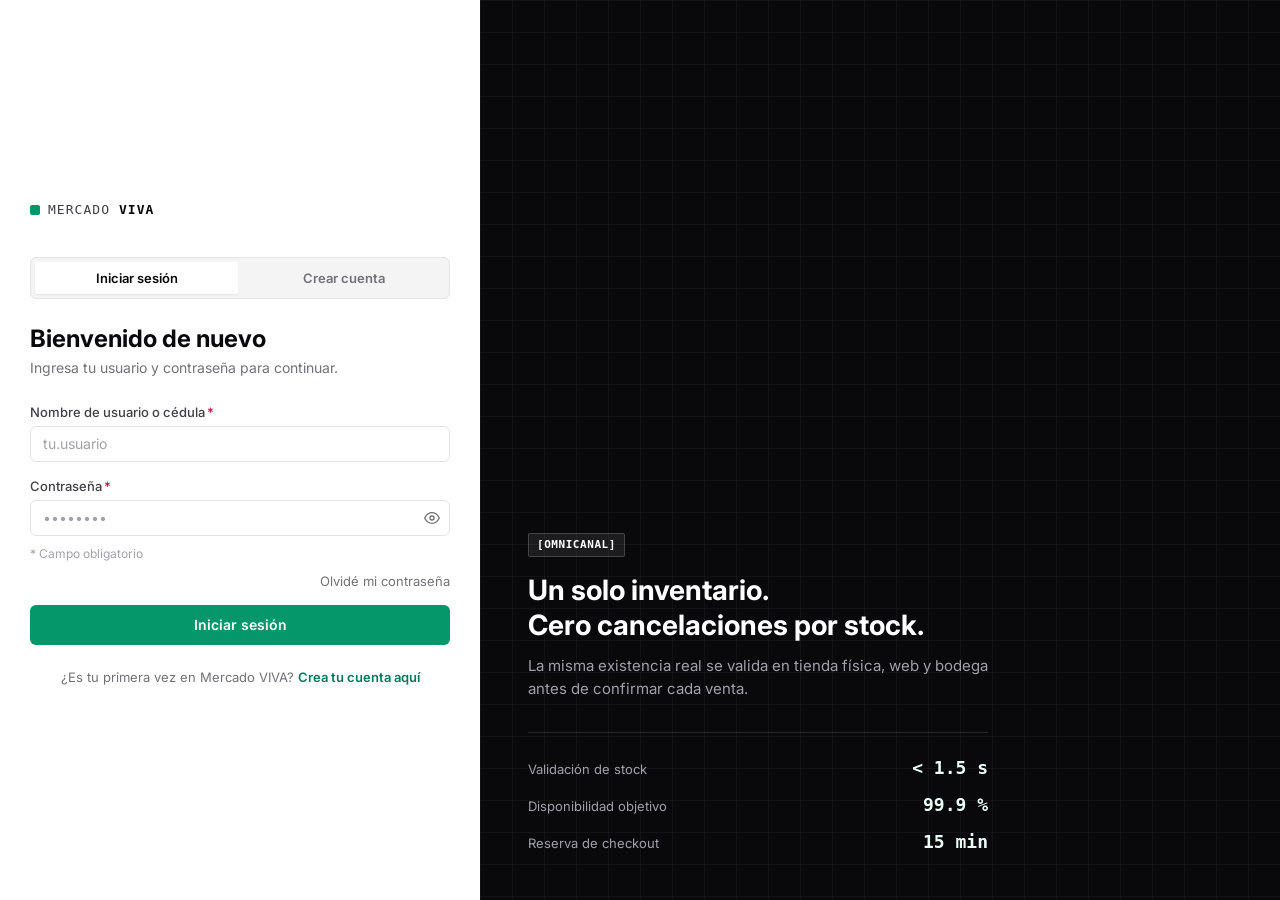
<file: frontend/inventario.html>
<!DOCTYPE html>
<html lang="es" data-theme="light">
<head>
<meta charset="UTF-8">
<meta name="viewport" content="width=device-width, initial-scale=1.0">
<title>Inventario — Mercado VIVA</title>
<link rel="stylesheet" href="css/styles.css">
<link rel="stylesheet" href="css/inventario.css">
</head>
<body>

<div class="app-shell">

  <!-- ======================= TOPBAR ======================= -->
  <header class="topbar">
    <div class="topbar__title">
      <span class="topbar__logo" aria-hidden="true">VIVA</span>
      <div>
        <h1>Portal de Abastecedor</h1>
        <p class="breadcrumb">Módulo Abastecimiento <span aria-hidden="true">&rsaquo;</span> Inventario</p>
      </div>
    </div>

    <div class="topbar__meta">
      <button class="btn btn--ghost btn--icon" id="btnTheme" type="button" title="Alternar modo bodega (oscuro)">
        <span id="themeIcon">🌙</span>
      </button>
      <div class="topbar__clock">
        <span id="relojActual">--:--:--</span>
        <span id="fechaActual" class="topbar__date"></span>
      </div>
      <div class="topbar__user">
        <span class="topbar__avatar" id="avatarAbastecedor">AB</span>
        <div class="topbar__user-info">
          <strong id="nombreAbastecedorTop">Abastecedor</strong>
          <span>Rol: Abastecedor</span>
        </div>
      </div>
    </div>
  </header>

  <main class="content">

    <!-- ======================= PANEL: RECEPCIÓN ======================= -->
    <section class="panel panel--recepcion" id="panelRecepcion">
      <div class="panel__header">
        <div>
          <h2>Recepción de Mercancía</h2>
          <p class="panel__subtitle">Registra el ingreso físico de productos para actualizar el stock centralizado</p>
        </div>
        <button class="btn btn--ghost" id="btnColapsar" type="button" aria-expanded="true" aria-controls="panelRecepcionBody">
          Contraer <span id="colapsarIcon">▾</span>
        </button>
      </div>

      <div class="panel__body" id="panelRecepcionBody">

        <!-- Cabecera de recepción -->
        <div class="recepcion-cabecera">
          <div class="field">
            <label for="refRecepcion">N.° de recepción</label>
            <input type="text" id="refRecepcion" readonly>
          </div>
          <div class="field">
            <label for="fechaRecepcion">Fecha</label>
            <input type="text" id="fechaRecepcion" readonly>
          </div>
          <div class="field">
            <label for="filtroCategoriaScan">Categoría de referencia</label>
            <select id="filtroCategoriaScan">
              <option value="">Todas las categorías</option>
            </select>
          </div>
          <div class="field field--grow">
            <label for="inputAbastecedor">Recibido por</label>
            <input type="text" id="inputAbastecedor" placeholder="Nombre del abastecedor">
          </div>
        </div>

        <!-- Escaneo rápido -->
        <div class="scan-block">
          <label for="scanInput">Entrada rápida por SKU (escaneo)</label>
          <div class="scan-row">
            <span class="scan-icon" aria-hidden="true">▥</span>
            <input type="text" id="scanInput" list="listaProductos" placeholder="Escanea o escribe el SKU y presiona Enter..." autocomplete="off">
            <datalist id="listaProductos"></datalist>
            <button class="btn btn--primary" id="btnAgregarManual" type="button">+ Agregar manualmente</button>
          </div>
          <p class="scan-hint" id="scanHint" role="status" aria-live="polite"></p>

          <div class="manual-add-row" id="manualAddRow" hidden>
            <select id="manualProducto" aria-label="Producto a agregar"></select>
            <input type="number" id="manualCantidad" min="1" step="1" value="1" aria-label="Cantidad a recibir">
            <button class="btn btn--primary btn--sm" id="manualConfirmar" type="button">Agregar</button>
            <button class="btn btn--ghost btn--sm" id="manualCancelarBtn" type="button">Cancelar</button>
          </div>
        </div>

        <!-- Renglones recibidos -->
        <div class="tabla-wrap tabla-wrap--renglones">
          <table class="grid grid--renglones">
            <thead>
              <tr>
                <th class="col-index">#</th>
                <th>SKU</th>
                <th>Descripción</th>
                <th>Categoría</th>
                <th class="num">Stock actual</th>
                <th class="num">Cant. recibida</th>
                <th class="num">Stock resultante</th>
                <th class="col-action"></th>
              </tr>
            </thead>
            <tbody id="renglonesBody">
              <tr class="empty-row" id="renglonesEmpty">
                <td colspan="8">Sin renglones — escanea un SKU o agrega manualmente</td>
              </tr>
            </tbody>
          </table>
        </div>

        <!-- Totales y acciones -->
        <div class="recepcion-footer">
          <div class="totales">
            <span><strong id="totalItems">0</strong> ítems</span>
            <span class="totales__divider" aria-hidden="true">·</span>
            <span><strong id="totalUnidades">0</strong> unidades físicas</span>
          </div>
          <div class="acciones">
            <button class="btn btn--danger-ghost" id="btnCancelar" type="button">✕ Cancelar</button>
            <button class="btn btn--ghost" id="btnBorrador" type="button">💾 Guardar borrador</button>
            <button class="btn btn--ghost" id="btnExportar" type="button">⭳ Exportar resumen</button>
            <button class="btn btn--primary btn--lg" id="btnRegistrar" type="button" disabled>
              ✔ Registrar entrada — FINALIZAR
            </button>
          </div>
        </div>
      </div>
    </section>

    <!-- ======================= PANEL: GRID DE INVENTARIO ======================= -->
    <section class="panel panel--grid">
      <div class="panel__header">
        <div>
          <h2>Inventario actual</h2>
          <p class="panel__subtitle">Cuadre de existencias en tiempo real por producto</p>
        </div>
        <button class="btn btn--ghost" id="btnRefrescar" type="button">⟳ Refrescar</button>
      </div>

      <!-- KPIs -->
      <div class="resumen-cards" id="resumenCards"></div>

      <!-- Toolbar: filtros rápidos + búsqueda -->
      <div class="toolbar">
        <div class="chip-filters" id="chipFiltros">
          <button class="chip chip--active" data-filtro="todos" type="button">Todos</button>
          <button class="chip" data-filtro="bajo-minimo" type="button">Bajo stock mínimo</button>
          <button class="chip" data-filtro="quiebre" type="button">Quiebre de stock</button>
          <button class="chip" data-filtro="reservado" type="button">Con reserva activa</button>
        </div>
        <div class="toolbar__search">
          <select id="filtroCategoriaGrid">
            <option value="">Todas las categorías</option>
          </select>
          <input type="search" id="buscarProducto" placeholder="Buscar por SKU o nombre...">
        </div>
      </div>

      <!-- Data grid -->
      <div class="tabla-wrap tabla-wrap--inventario">
        <table class="grid grid--inventario">
          <thead>
            <tr>
              <th>SKU</th>
              <th>Descripción</th>
              <th>Categoría</th>
              <th class="num">Físico (bodega)</th>
              <th class="num">Reservado (web)</th>
              <th class="num">POS / disponible</th>
              <th class="num">Mínimo</th>
              <th>Discrepancia</th>
              <th>Últ. actualización</th>
              <th class="col-action">Ajuste</th>
            </tr>
          </thead>
          <tbody id="inventarioBody">
            <tr><td colspan="10" class="loading-row">Cargando inventario...</td></tr>
          </tbody>
        </table>
      </div>
    </section>

  </main>
</div>

<!-- Toast -->
<div class="toast" id="toast" role="status" aria-live="polite"></div>

<!-- Modal: ajuste rápido -->
<div class="modal-backdrop" id="modalAjusteBackdrop" hidden>
  <div class="modal" role="dialog" aria-modal="true" aria-labelledby="modalAjusteTitulo">
    <h3 id="modalAjusteTitulo">Ajuste rápido de stock</h3>
    <p id="modalAjusteProducto" class="modal__producto"></p>

    <div class="field">
      <label for="modalStockActual">Stock físico</label>
      <input type="number" id="modalStockActual" min="0" step="1">
    </div>
    <div class="field">
      <label for="modalStockMinimo">Stock mínimo</label>
      <input type="number" id="modalStockMinimo" min="0" step="1">
    </div>

    <div class="modal__actions">
      <button class="btn btn--ghost" id="modalCancelar" type="button">Cancelar</button>
      <button class="btn btn--primary" id="modalGuardar" type="button">Guardar ajuste</button>
    </div>
  </div>
</div>

<script src="js/api.js"></script>
<script src="js/inventario.js"></script>
</body>
</html>
</file>
<file: frontend/css/styles.css>
/* =========================================================
   MERCADO VIVA — DESIGN TOKENS & RESET
   Compartido por todos los módulos del frontend.
   Paleta y reglas según lineamientos UI/UX de Supermercados VIVA.
   ========================================================= */

:root {
  /* Neutros (escala zinc) */
  --zinc-50: #fafafa;
  --zinc-100: #f4f4f5;
  --zinc-200: #e4e4e7;
  --zinc-300: #d4d4d8;
  --zinc-400: #a1a1aa;
  --zinc-500: #71717a;
  --zinc-700: #3f3f46;
  --zinc-800: #27272a;
  --zinc-900: #18181b;
  --zinc-950: #09090b;

  /* Marca — verde retail sobrio, nunca lima fluorescente */
  --emerald-50: #ecfdf5;
  --emerald-600: #059669;
  --emerald-700: #047857;
  --emerald-900: #064e3b;

  /* Semántica de inventario / estados */
  --rose-50: #fff1f2;
  --rose-700: #be123c;
  --amber-50: #fffbeb;
  --amber-700: #b45309;

  /* Tipografía */
  --font-sans: "Inter", system-ui, -apple-system, "Segoe UI", sans-serif;
  --font-mono: ui-monospace, "SFMono-Regular", Menlo, Consolas, monospace;

  /* Radios — nunca rounded-full ni rounded-3xl en paneles operativos */
  --radius-sm: 2px;
  --radius-md: 6px;

  /* Movimiento — nada de animaciones lentas ni rebotes */
  --transition-fast: 100ms ease;
}

*,
*::before,
*::after {
  box-sizing: border-box;
}

html,
body {
  height: 100%;
}

body {
  margin: 0;
  font-family: var(--font-sans);
  color: var(--zinc-900);
  background: #ffffff;
  -webkit-font-smoothing: antialiased;
  text-rendering: optimizeLegibility;
}

img {
  max-width: 100%;
  display: block;
}

button {
  font-family: inherit;
}

a {
  color: inherit;
}

.tabular-nums {
  font-variant-numeric: tabular-nums;
}

/* Tag compacto y monocromático (patrón [POS] / [WEB] / [BODEGA]) */
.tag {
  display: inline-flex;
  align-items: center;
  font-family: var(--font-mono);
  font-size: 0.6875rem;
  letter-spacing: 0.05em;
  text-transform: uppercase;
  padding: 2px 8px;
  border-radius: var(--radius-sm);
  font-weight: 600;
  line-height: 1.6;
}

/* Botones */
.btn {
  display: inline-flex;
  align-items: center;
  justify-content: center;
  height: 40px;
  padding: 0 16px;
  font-size: 0.875rem;
  font-weight: 600;
  border-radius: var(--radius-md);
  border: 1px solid transparent;
  cursor: pointer;
  transition: background-color var(--transition-fast),
    border-color var(--transition-fast);
}

.btn--block {
  width: 100%;
}

.btn--primary {
  background: var(--emerald-600);
  color: #ffffff;
}

.btn--primary:hover {
  background: var(--emerald-700);
}

.btn--primary:disabled {
  background: var(--zinc-300);
  cursor: not-allowed;
}

.btn:focus-visible {
  outline: none;
  box-shadow: 0 0 0 2px #ffffff, 0 0 0 4px var(--zinc-950);
}

/* Alertas */
.alert {
  font-size: 0.8125rem;
  line-height: 1.4;
  padding: 8px 12px;
  border-radius: var(--radius-md);
  border: 1px solid transparent;
}

.alert--error {
  background: var(--rose-50);
  color: var(--rose-700);
  border-color: #fecdd3;
}

.alert--success {
  background: var(--emerald-50);
  color: var(--emerald-700);
  border-color: #a7f3d0;
}
</file>
<file: frontend/css/inventario.css>
/* =========================================================
   MERCADO VIVA — Portal de Abastecedor / Inventario
   Tokens según CLAUDE.md: neutros zinc, acento emerald-600,
   semántica de estados (emerald/amber/rose), radios sm/md,
   tipografía mono para SKU/cifras, cero glass/gradientes.
   ========================================================= */

:root[data-theme="light"] {
  --bg: #ffffff;
  --surface: #fafafa;
  --surface-alt: #f4f4f5;
  --border: #e4e4e7;
  --border-strong: #d4d4d8;
  --text: #18181b;
  --text-muted: #71717a;
  --text-faint: #a1a1aa;

  --accent: #059669;
  --accent-hover: #047857;
  --accent-contrast: #ffffff;

  --emerald-bg: #ecfdf5;
  --emerald-text: #047857;
  --amber-bg: #fffbeb;
  --amber-text: #b45309;
  --rose-bg: #fff1f2;
  --rose-text: #be123c;

  --focus-ring: #18181b;
  --shadow-1: 0 1px 2px rgba(24, 24, 27, 0.06);
}

:root[data-theme="dark"] {
  --bg: #09090b;
  --surface: #18181b;
  --surface-alt: #1f1f23;
  --border: #27272a;
  --border-strong: #3f3f46;
  --text: #f4f4f5;
  --text-muted: #a1a1aa;
  --text-faint: #71717a;

  --accent: #10b981;
  --accent-hover: #34d399;
  --accent-contrast: #052e22;

  --emerald-bg: rgba(16, 185, 129, 0.12);
  --emerald-text: #34d399;
  --amber-bg: rgba(245, 158, 11, 0.12);
  --amber-text: #fbbf24;
  --rose-bg: rgba(244, 63, 94, 0.14);
  --rose-text: #fb7185;

  --focus-ring: #f4f4f5;
  --shadow-1: 0 1px 2px rgba(0, 0, 0, 0.5);
}

* { box-sizing: border-box; }

body {
  margin: 0;
  background: var(--bg);
  color: var(--text);
  font-family: "Inter", -apple-system, BlinkMacSystemFont, "Segoe UI", sans-serif;
  font-size: 14px;
  line-height: 1.45;
  -webkit-font-smoothing: antialiased;
}

.mono, .num, td.num, th.num, input[type="number"], .badge, .topbar__clock {
  font-family: "JetBrains Mono", "SF Mono", ui-monospace, Menlo, Consolas, monospace;
}

button, input, select {
  font: inherit;
  color: inherit;
}

:focus-visible {
  outline: none;
  box-shadow: 0 0 0 1px var(--bg), 0 0 0 3px var(--focus-ring);
}

.app-shell {
  min-height: 100vh;
  display: flex;
  flex-direction: column;
}

/* ======================= TOPBAR ======================= */

.topbar {
  display: flex;
  align-items: center;
  justify-content: space-between;
  gap: 16px;
  padding: 10px 20px;
  background: var(--surface);
  border-bottom: 1px solid var(--border);
  position: sticky;
  top: 0;
  z-index: 30;
}

.topbar__title {
  display: flex;
  align-items: center;
  gap: 12px;
}

.topbar__logo {
  display: inline-flex;
  align-items: center;
  justify-content: center;
  width: 36px;
  height: 36px;
  border-radius: 6px;
  background: var(--accent);
  color: var(--accent-contrast);
  font-weight: 700;
  font-size: 11px;
  letter-spacing: 0.02em;
}

.topbar__title h1 {
  margin: 0;
  font-size: 15px;
  font-weight: 600;
}

.breadcrumb {
  margin: 2px 0 0;
  font-size: 12px;
  color: var(--text-muted);
}

.breadcrumb span { margin: 0 4px; }

.topbar__meta {
  display: flex;
  align-items: center;
  gap: 16px;
}

.topbar__clock {
  display: flex;
  flex-direction: column;
  align-items: flex-end;
  font-size: 12px;
  color: var(--text-muted);
  line-height: 1.3;
}

.topbar__clock #relojActual {
  color: var(--text);
  font-weight: 600;
  font-size: 13px;
}

.topbar__user {
  display: flex;
  align-items: center;
  gap: 8px;
  padding-left: 16px;
  border-left: 1px solid var(--border);
}

.topbar__avatar {
  width: 30px;
  height: 30px;
  border-radius: 6px;
  background: var(--surface-alt);
  border: 1px solid var(--border-strong);
  display: flex;
  align-items: center;
  justify-content: center;
  font-size: 11px;
  font-weight: 700;
  color: var(--text-muted);
}

.topbar__user-info {
  display: flex;
  flex-direction: column;
  line-height: 1.25;
}

.topbar__user-info strong { font-size: 12.5px; }
.topbar__user-info span { font-size: 11px; color: var(--text-muted); }

/* ======================= LAYOUT / PANELS ======================= */

.content {
  flex: 1;
  padding: 20px;
  display: flex;
  flex-direction: column;
  gap: 20px;
  max-width: 1400px;
  width: 100%;
  margin: 0 auto;
}

.panel {
  background: var(--bg);
  border: 1px solid var(--border);
  border-radius: 8px;
  box-shadow: var(--shadow-1);
}

.panel__header {
  display: flex;
  align-items: center;
  justify-content: space-between;
  gap: 12px;
  padding: 14px 18px;
  border-bottom: 1px solid var(--border);
}

.panel__header h2 {
  margin: 0;
  font-size: 15px;
  font-weight: 600;
}

.panel__subtitle {
  margin: 2px 0 0;
  font-size: 12.5px;
  color: var(--text-muted);
}

.panel__body {
  padding: 18px;
  display: flex;
  flex-direction: column;
  gap: 16px;
}

.panel__body[hidden] { display: none; }

/* ======================= FIELDS / INPUTS ======================= */

.field {
  display: flex;
  flex-direction: column;
  gap: 4px;
  min-width: 140px;
}

.field--grow { flex: 1; min-width: 220px; }

.field label {
  font-size: 11px;
  font-weight: 600;
  color: var(--text-muted);
  text-transform: uppercase;
  letter-spacing: 0.04em;
}

input[type="text"],
input[type="search"],
input[type="number"],
select {
  height: 36px;
  padding: 0 10px;
  background: var(--bg);
  border: 1px solid var(--border-strong);
  border-radius: 6px;
  color: var(--text);
}

input[readonly] {
  background: var(--surface-alt);
  color: var(--text-muted);
}

input::placeholder { color: var(--text-faint); }

.recepcion-cabecera {
  display: flex;
  flex-wrap: wrap;
  gap: 14px;
  padding-bottom: 16px;
  border-bottom: 1px solid var(--border);
}

/* ======================= ESCANEO ======================= */

.scan-block label {
  display: block;
  font-size: 11px;
  font-weight: 600;
  color: var(--text-muted);
  text-transform: uppercase;
  letter-spacing: 0.04em;
  margin-bottom: 6px;
}

.scan-row {
  display: flex;
  align-items: center;
  gap: 8px;
  background: var(--surface-alt);
  border: 1px solid var(--border-strong);
  border-radius: 6px;
  padding: 4px;
}

.scan-icon {
  padding: 0 8px;
  color: var(--text-muted);
  font-size: 16px;
}

.scan-row input {
  flex: 1;
  border: none;
  background: transparent;
  height: 34px;
}

.scan-row input:focus-visible { box-shadow: none; }

.scan-hint {
  min-height: 16px;
  margin: 6px 0 0;
  font-size: 12px;
  color: var(--text-muted);
}

.scan-hint.is-error { color: var(--rose-text); }
.scan-hint.is-success { color: var(--emerald-text); }

.manual-add-row {
  display: flex;
  gap: 8px;
  margin-top: 10px;
  padding: 10px;
  background: var(--surface-alt);
  border: 1px dashed var(--border-strong);
  border-radius: 6px;
}

.manual-add-row select { flex: 1; }
.manual-add-row input[type="number"] { width: 90px; }

/* ======================= BUTTONS ======================= */

.btn {
  display: inline-flex;
  align-items: center;
  gap: 6px;
  height: 36px;
  padding: 0 14px;
  border-radius: 6px;
  border: 1px solid transparent;
  background: var(--surface-alt);
  color: var(--text);
  font-size: 13px;
  font-weight: 500;
  cursor: pointer;
  transition: background 100ms ease, border-color 100ms ease, opacity 100ms ease;
  white-space: nowrap;
}

.btn:hover { background: var(--border); }
.btn:disabled { opacity: 0.45; cursor: not-allowed; }
.btn:disabled:hover { background: var(--surface-alt); }

.btn--ghost {
  background: transparent;
  border-color: var(--border-strong);
}
.btn--ghost:hover { background: var(--surface-alt); }

.btn--icon { padding: 0; width: 36px; justify-content: center; }

.btn--primary {
  background: var(--accent);
  color: var(--accent-contrast);
}
.btn--primary:hover { background: var(--accent-hover); }

.btn--lg { height: 40px; padding: 0 18px; font-size: 13.5px; font-weight: 600; }

.btn--sm { height: 30px; padding: 0 10px; font-size: 12.5px; }

.btn--danger-ghost {
  background: transparent;
  border-color: var(--border-strong);
  color: var(--rose-text);
}
.btn--danger-ghost:hover { background: var(--rose-bg); }

/* ======================= TABLES (DATA GRID) ======================= */

.tabla-wrap {
  border: 1px solid var(--border);
  border-radius: 6px;
  overflow: auto;
}

.tabla-wrap--renglones { max-height: 260px; }
.tabla-wrap--inventario { max-height: 560px; }

table.grid {
  width: 100%;
  border-collapse: collapse;
  font-size: 13px;
}

.grid thead th {
  position: sticky;
  top: 0;
  z-index: 5;
  background: var(--surface-alt);
  color: var(--text-muted);
  font-size: 11px;
  font-weight: 600;
  text-transform: uppercase;
  letter-spacing: 0.05em;
  text-align: left;
  padding: 9px 12px;
  border-bottom: 1px solid var(--border);
  white-space: nowrap;
}

.grid th.num, .grid td.num { text-align: right; }
.grid th.col-index, .grid td.col-index { text-align: center; width: 32px; }
.grid th.col-action, .grid td.col-action { text-align: center; }

.grid tbody td {
  padding: 8px 12px;
  border-bottom: 1px solid var(--border);
  vertical-align: middle;
}

.grid tbody tr:last-child td { border-bottom: none; }
.grid tbody tr:hover td { background: var(--surface-alt); }

.grid td.mono, .grid td.num { font-variant-numeric: tabular-nums; }

.empty-row td, .loading-row, .error-row {
  text-align: center;
  color: var(--text-muted);
  padding: 22px 12px;
  font-style: normal;
}

.error-row { color: var(--rose-text); }

.cell-sku { font-weight: 600; }
.cell-desc-muted { display: block; font-size: 11.5px; color: var(--text-muted); }

/* Row semantic state — left accent bar */
tr.row--emerald td:first-child { box-shadow: inset 3px 0 0 var(--emerald-text); }
tr.row--amber td:first-child   { box-shadow: inset 3px 0 0 var(--amber-text); }
tr.row--rose td:first-child    { box-shadow: inset 3px 0 0 var(--rose-text); }

/* Editable qty inputs inside renglones */
.qty-input {
  width: 84px;
  height: 30px;
  text-align: right;
  padding: 0 8px;
}

.btn-remove {
  width: 26px;
  height: 26px;
  border-radius: 4px;
  border: 1px solid var(--border-strong);
  background: transparent;
  color: var(--rose-text);
  cursor: pointer;
  display: inline-flex;
  align-items: center;
  justify-content: center;
  font-size: 13px;
}
.btn-remove:hover { background: var(--rose-bg); }

.btn-adjust {
  width: 30px;
  height: 30px;
  border-radius: 6px;
  border: 1px solid var(--border-strong);
  background: transparent;
  cursor: pointer;
  font-size: 13px;
}
.btn-adjust:hover { background: var(--surface-alt); }

/* ======================= RECEPCIÓN — FOOTER ======================= */

.recepcion-footer {
  display: flex;
  align-items: center;
  justify-content: space-between;
  gap: 12px;
  padding-top: 14px;
  border-top: 1px solid var(--border);
  flex-wrap: wrap;
}

.totales {
  display: flex;
  align-items: center;
  gap: 10px;
  font-size: 13px;
  color: var(--text-muted);
}

.totales strong {
  font-family: "JetBrains Mono", ui-monospace, monospace;
  color: var(--text);
  font-size: 15px;
}

.totales__divider { color: var(--border-strong); }

.acciones {
  display: flex;
  gap: 8px;
  flex-wrap: wrap;
}

/* ======================= KPI CARDS ======================= */

.resumen-cards {
  display: grid;
  grid-template-columns: repeat(auto-fit, minmax(160px, 1fr));
  gap: 12px;
  padding: 16px 18px 0;
}

.kpi-card {
  border: 1px solid var(--border);
  border-radius: 6px;
  padding: 12px 14px;
  background: var(--surface);
}

.kpi-card__label {
  font-size: 11px;
  text-transform: uppercase;
  letter-spacing: 0.04em;
  color: var(--text-muted);
  font-weight: 600;
}

.kpi-card__value {
  margin-top: 4px;
  font-family: "JetBrains Mono", ui-monospace, monospace;
  font-size: 22px;
  font-weight: 700;
  font-variant-numeric: tabular-nums;
}

.kpi-card--emerald .kpi-card__value { color: var(--emerald-text); }
.kpi-card--amber .kpi-card__value { color: var(--amber-text); }
.kpi-card--rose .kpi-card__value { color: var(--rose-text); }

/* ======================= TOOLBAR / FILTERS ======================= */

.toolbar {
  display: flex;
  align-items: center;
  justify-content: space-between;
  gap: 12px;
  flex-wrap: wrap;
  padding: 14px 18px;
}

.chip-filters {
  display: flex;
  gap: 6px;
  flex-wrap: wrap;
}

.chip {
  height: 30px;
  padding: 0 12px;
  border-radius: 6px;
  border: 1px solid var(--border-strong);
  background: transparent;
  color: var(--text-muted);
  font-size: 12.5px;
  font-weight: 500;
  cursor: pointer;
  transition: background 100ms ease, color 100ms ease, border-color 100ms ease;
}

.chip:hover { background: var(--surface-alt); }

.chip--active {
  background: var(--text);
  border-color: var(--text);
  color: var(--bg);
}
.chip--active:hover { background: var(--text); }

.toolbar__search {
  display: flex;
  gap: 8px;
}

.toolbar__search select { width: 180px; }
.toolbar__search input[type="search"] { width: 240px; }

/* Grid table container sits directly below toolbar, flush */
.panel--grid .tabla-wrap--inventario {
  margin: 0 18px 18px;
  width: calc(100% - 36px);
}

/* Badges (Discrepancia) */

.badge {
  display: inline-flex;
  align-items: center;
  gap: 5px;
  padding: 3px 8px;
  border-radius: 4px;
  font-size: 11px;
  font-weight: 700;
  text-transform: uppercase;
  letter-spacing: 0.03em;
}

.badge--emerald { background: var(--emerald-bg); color: var(--emerald-text); }
.badge--amber { background: var(--amber-bg); color: var(--amber-text); }
.badge--rose { background: var(--rose-bg); color: var(--rose-text); }

/* ======================= TOAST ======================= */

.toast {
  position: fixed;
  bottom: 20px;
  right: 20px;
  min-width: 240px;
  max-width: 360px;
  padding: 12px 14px;
  border-radius: 6px;
  border: 1px solid var(--border-strong);
  background: var(--surface);
  color: var(--text);
  font-size: 13px;
  box-shadow: 0 4px 16px rgba(0,0,0,0.14);
  opacity: 0;
  transform: translateY(6px);
  pointer-events: none;
  transition: opacity 120ms ease, transform 120ms ease;
  z-index: 100;
}

.toast.is-visible { opacity: 1; transform: translateY(0); }
.toast.toast--success { border-left: 3px solid var(--emerald-text); }
.toast.toast--warn { border-left: 3px solid var(--amber-text); }
.toast.toast--error { border-left: 3px solid var(--rose-text); }

/* ======================= MODAL ======================= */

.modal-backdrop {
  position: fixed;
  inset: 0;
  background: rgba(9, 9, 11, 0.5);
  display: flex;
  align-items: center;
  justify-content: center;
  z-index: 90;
}

.modal-backdrop[hidden] { display: none; }

.modal {
  width: 320px;
  background: var(--bg);
  border: 1px solid var(--border);
  border-radius: 8px;
  padding: 20px;
  box-shadow: 0 12px 32px rgba(0,0,0,0.2);
}

.modal h3 { margin: 0 0 4px; font-size: 15px; }

.modal__producto {
  margin: 0 0 14px;
  font-size: 12.5px;
  color: var(--text-muted);
}

.modal .field { margin-bottom: 12px; }

.modal__actions {
  display: flex;
  justify-content: flex-end;
  gap: 8px;
  margin-top: 6px;
}

/* ======================= RESPONSIVE ======================= */

@media (max-width: 860px) {
  .topbar__clock { display: none; }
  .toolbar { flex-direction: column; align-items: stretch; }
  .toolbar__search { flex-direction: column; }
  .toolbar__search select,
  .toolbar__search input[type="search"] { width: 100%; }
  .recepcion-footer { flex-direction: column; align-items: stretch; }
  .acciones { justify-content: stretch; }
  .acciones .btn { flex: 1; justify-content: center; }
}

@media (prefers-reduced-motion: reduce) {
  * { transition: none !important; }
}
</file>
<file: frontend/css/login.css>
/* =========================================================
   MERCADO VIVA — MÓDULO LOGIN
   Layout dividido: formulario (izquierda) + panel de marca (derecha).
   ========================================================= */

.login-layout {
  min-height: 100vh;
  display: grid;
  grid-template-columns: 1fr;
}

@media (min-width: 900px) {
  .login-layout {
    grid-template-columns: minmax(380px, 480px) 1fr;
  }
}

/* ---------- Panel izquierdo: formulario ---------- */

.login-panel {
  display: flex;
  align-items: center;
  justify-content: center;
  padding: 40px 24px;
}

.login-panel__inner {
  width: 100%;
  max-width: 420px;
}

.brand {
  display: flex;
  align-items: center;
  gap: 8px;
  margin-bottom: 40px;
}

.brand__mark {
  width: 10px;
  height: 10px;
  background: var(--emerald-600);
  border-radius: var(--radius-sm);
  flex-shrink: 0;
}

.brand__name {
  font-family: var(--font-mono);
  font-size: 0.8125rem;
  letter-spacing: 0.08em;
  color: var(--zinc-700);
}

.brand__name strong {
  color: var(--zinc-950);
}

.login-title {
  font-size: 1.5rem;
  line-height: 1.3;
  font-weight: 700;
  margin: 0 0 4px;
  color: var(--zinc-950);
}

.login-subtitle {
  font-size: 0.875rem;
  color: var(--zinc-500);
  margin: 0 0 28px;
}

.login-form {
  display: flex;
  flex-direction: column;
  gap: 16px;
}

.field {
  display: flex;
  flex-direction: column;
  gap: 6px;
}

.field label {
  font-size: 0.8125rem;
  font-weight: 500;
  color: var(--zinc-700);
}

.required {
  color: var(--rose-700);
  margin-left: 2px;
}

input[type="text"],
input[type="email"],
input[type="password"] {
  height: 36px;
  width: 100%;
  padding: 0 12px;
  font-size: 0.875rem;
  font-family: var(--font-sans);
  border: 1px solid var(--zinc-200);
  border-radius: var(--radius-md);
  background: #ffffff;
  color: var(--zinc-900);
  transition: border-color var(--transition-fast),
    box-shadow var(--transition-fast);
}

input::placeholder {
  color: var(--zinc-400);
}

input:focus-visible,
input:focus {
  outline: none;
  border-color: var(--zinc-950);
  box-shadow: 0 0 0 1px var(--zinc-950);
}

.input-with-action {
  position: relative;
}

.input-with-action input {
  padding-right: 40px;
}

.input-action {
  position: absolute;
  right: 4px;
  top: 50%;
  transform: translateY(-50%);
  height: 28px;
  width: 28px;
  display: flex;
  align-items: center;
  justify-content: center;
  background: transparent;
  border: none;
  border-radius: var(--radius-sm);
  color: var(--zinc-500);
  cursor: pointer;
  transition: background-color var(--transition-fast),
    color var(--transition-fast);
}

.input-action:hover {
  background: var(--zinc-100);
  color: var(--zinc-700);
}

.input-action:focus-visible {
  outline: none;
  box-shadow: 0 0 0 1px var(--zinc-950);
}

.field-hint {
  font-size: 0.75rem;
  color: var(--zinc-400);
  margin-top: -6px;
}

.login-form__row {
  display: flex;
  justify-content: flex-end;
  margin-top: -4px;
}

.link-muted {
  font-size: 0.8125rem;
  color: var(--zinc-500);
  text-decoration: none;
}

.link-muted:hover {
  color: var(--zinc-900);
  text-decoration: underline;
}

.link {
  color: var(--emerald-700);
  font-weight: 600;
  text-decoration: none;
}

.link:hover {
  text-decoration: underline;
}

.login-footer {
  margin-top: 24px;
  font-size: 0.8125rem;
  color: var(--zinc-500);
  text-align: center;
}

/* ---------- Tabs y selector de modo (Login / Registro) ---------- */

.auth-tabs {
  display: flex;
  background: var(--zinc-100);
  padding: 4px;
  border-radius: var(--radius-md);
  margin-bottom: 24px;
  gap: 4px;
  border: 1px solid var(--zinc-200);
}

.auth-tab {
  flex: 1;
  border: none;
  background: transparent;
  padding: 8px 12px;
  font-size: 0.8125rem;
  font-weight: 600;
  color: var(--zinc-500);
  border-radius: var(--radius-sm);
  cursor: pointer;
  transition: all var(--transition-fast);
  font-family: inherit;
  display: inline-flex;
  align-items: center;
  justify-content: center;
  gap: 6px;
}

.auth-tab:hover {
  color: var(--zinc-900);
}

.auth-tab--active {
  background: #ffffff;
  color: var(--zinc-950);
  box-shadow: 0 1px 2px rgba(0, 0, 0, 0.06);
}

.auth-tab:focus-visible {
  outline: none;
  box-shadow: 0 0 0 2px var(--zinc-950);
}

/* Grid de campos para formularios más densos */
.field-row {
  display: grid;
  grid-template-columns: 1fr 1fr;
  gap: 12px;
}

@media (max-width: 480px) {
  .field-row {
    grid-template-columns: 1fr;
  }
}

/* Banner de bienvenida y beneficio de cliente */
.registro-perk {
  display: flex;
  align-items: flex-start;
  gap: 10px;
  background: var(--emerald-50);
  border: 1px solid #a7f3d0;
  border-radius: var(--radius-md);
  padding: 10px 12px;
  font-size: 0.8125rem;
  color: var(--emerald-900);
  line-height: 1.4;
}

.registro-perk svg {
  flex-shrink: 0;
  margin-top: 2px;
  color: var(--emerald-600);
}

.registro-perk strong {
  color: var(--emerald-950);
}

/* Botón con apariencia de enlace de texto */
.btn-link {
  background: none;
  border: none;
  padding: 0;
  font: inherit;
  color: var(--emerald-700);
  font-weight: 600;
  cursor: pointer;
  text-decoration: none;
  display: inline;
}

.btn-link:hover {
  text-decoration: underline;
}

/* ---------- Panel derecho: identidad de marca ---------- */

.login-hero {
  display: none;
  position: relative;
  background: var(--zinc-950);
  color: #ffffff;
  padding: 48px;
  overflow: hidden;
}

@media (min-width: 900px) {
  .login-hero {
    display: flex;
    align-items: flex-end;
  }
}

/* Textura de cuadrícula muy sutil (referencia a la grilla de inventario),
   no es un fondo degradado decorativo. */
.login-hero__pattern {
  position: absolute;
  inset: 0;
  background-image: linear-gradient(rgba(255, 255, 255, 0.04) 1px, transparent 1px),
    linear-gradient(90deg, rgba(255, 255, 255, 0.04) 1px, transparent 1px);
  background-size: 32px 32px;
  pointer-events: none;
}

.login-hero__content {
  position: relative;
  max-width: 460px;
}

.tag--omnicanal {
  background: rgba(255, 255, 255, 0.08);
  color: #ffffff;
  border: 1px solid rgba(255, 255, 255, 0.18);
}

.login-hero__content h2 {
  font-size: 1.75rem;
  line-height: 1.25;
  font-weight: 700;
  margin: 16px 0 12px;
  color: #ffffff;
}

.login-hero__content p {
  font-size: 0.9375rem;
  line-height: 1.5;
  color: var(--zinc-400);
  margin: 0 0 32px;
}

.login-hero__stats {
  display: grid;
  gap: 16px;
  margin: 0;
  padding-top: 24px;
  border-top: 1px solid rgba(255, 255, 255, 0.12);
}

.stat {
  display: flex;
  align-items: baseline;
  justify-content: space-between;
  gap: 16px;
}

.stat dt {
  font-size: 0.8125rem;
  color: var(--zinc-400);
  margin: 0;
  font-weight: 400;
}

.stat dd {
  font-family: var(--font-mono);
  font-size: 1.125rem;
  font-weight: 600;
  color: var(--emerald-50);
  margin: 0;
  white-space: nowrap;
}
</file>
